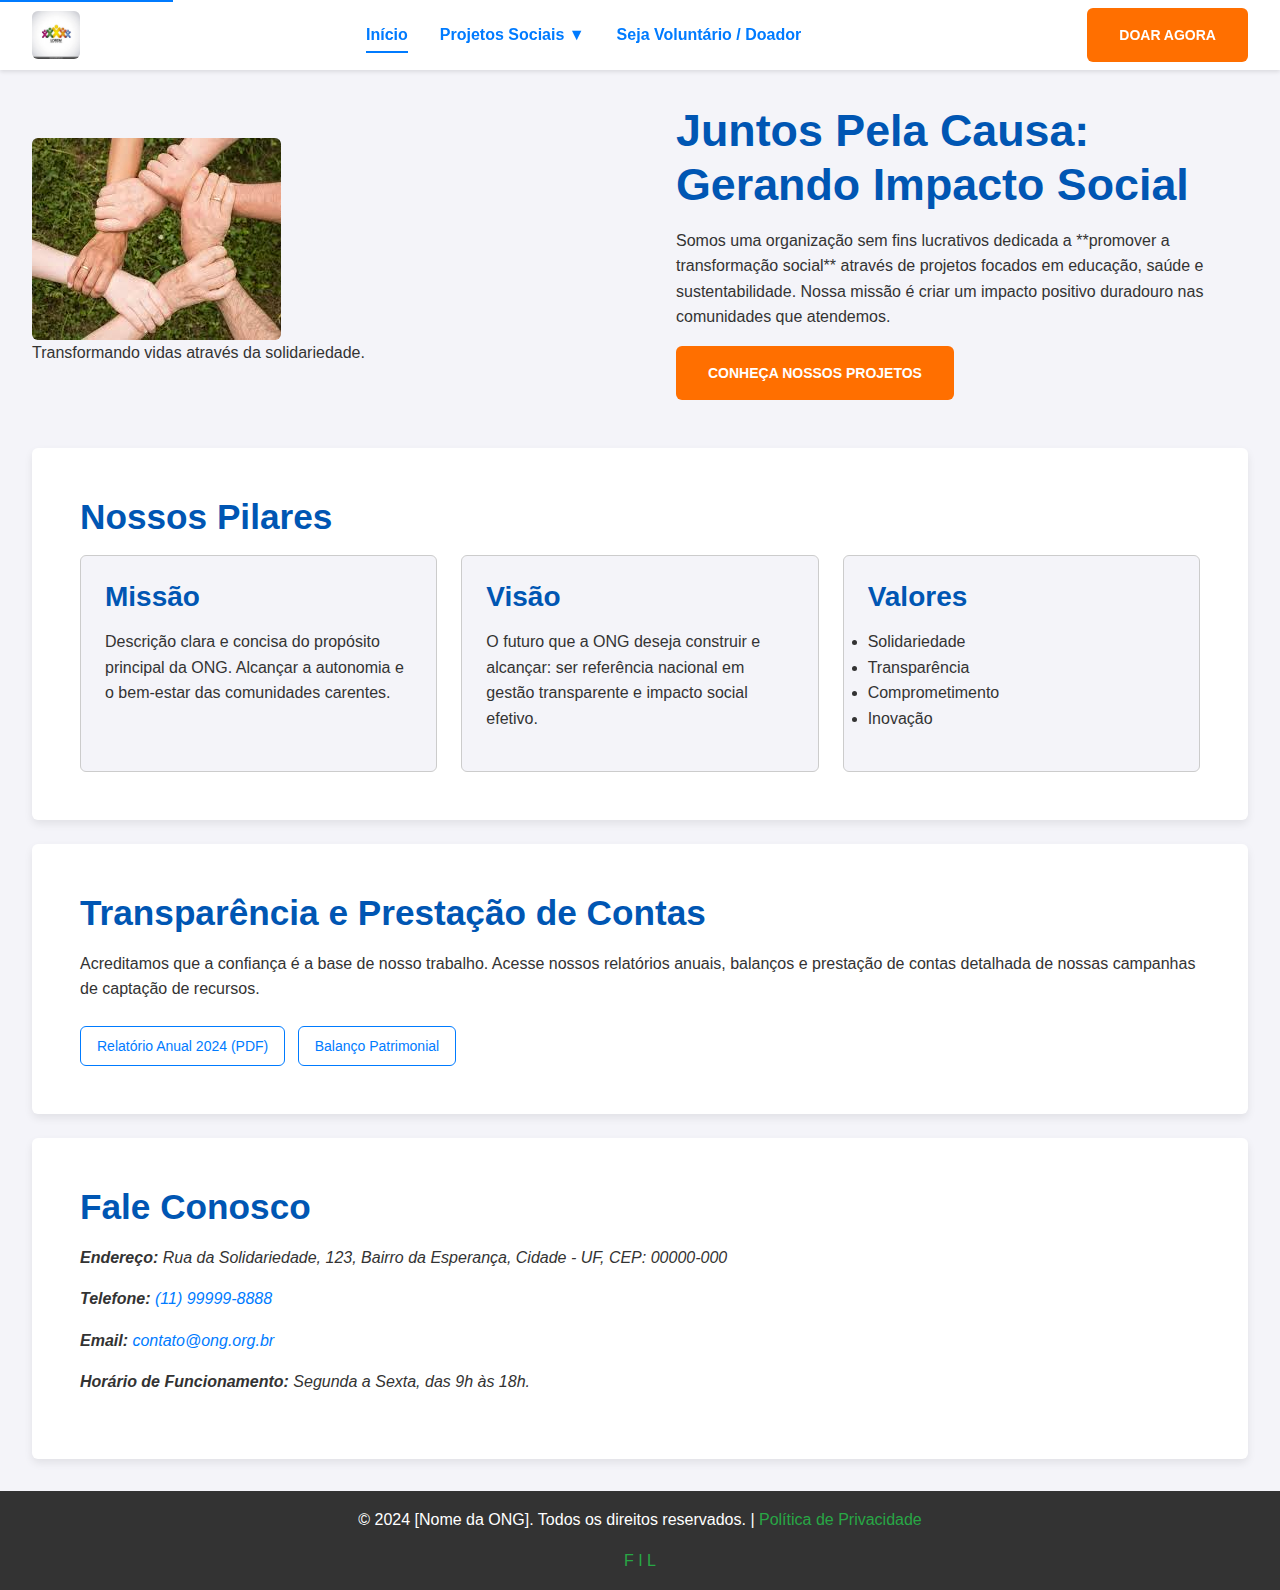
<file: index.html>
<!DOCTYPE html>
<html lang="pt-BR">
<head>
    <meta charset="UTF-8">
    <meta name="viewport" content="width=device-width, initial-scale=1.0">
    <meta name="description" content="Conheça a nossa ONG: missão, visão, valores e projetos sociais. Ajude a transformar vidas!">
    <meta name="keywords" content="ONG, doação, voluntariado, projetos sociais, impacto social">
    <title>Início - [Nome da ONG] | Juntos Pela Causa</title>
    <link rel="stylesheet" href="css/style.css"> <link rel="icon" href="img/ong-logo.png"> 
</head>
<body>
    <a href="#conteudo-principal" class="skip-link">Pular para o conteúdo</a>

    <header>
        <div class="logo">
            <img src="img/ong-logo.png" alt="Logotipo da ONG - Juntos Pela Causa">
        </div>
        
        <button class="menu-toggle" aria-controls="navegacao-principal" aria-expanded="false" aria-label="Abrir Menu">☰</button>
        
        <nav aria-label="Navegação Principal" id="navegacao-principal">
            <ul>
                <li><a href="index.html" aria-current="page">Início</a></li>
                <li class="dropdown">
                    <a href="projetos.html" role="button" aria-expanded="false">Projetos Sociais ▼</a>
                    <ul class="dropdown-content">
                        <li><a href="projetos.html#raizes">Raízes do Futuro</a></li>
                        <li><a href="projetos.html#conexao">Conexão Digital</a></li>
                    </ul>
                </li>
                <li><a href="cadastro.html">Seja Voluntário / Doador</a></li>
            </ul>
        </nav>
        <a href="cadastro.html" class="cta-button cta-header">Doar Agora</a> 
    </header>

    <main id="conteudo-principal">
        <section id="hero" class="hero-section">
            <figure>
                <img src="img/hero.jpg.jpg" alt="Mãos de pessoas unidas, simbolizando união e força comunitária.">
                <figcaption>Transformando vidas através da solidariedade.</figcaption>
            </figure>
            <div>
                <h1>Juntos Pela Causa: Gerando Impacto Social</h1>
                <p>Somos uma organização sem fins lucrativos dedicada a **promover a transformação social** através de projetos focados em educação, saúde e sustentabilidade. Nossa missão é criar um impacto positivo duradouro nas comunidades que atendemos.</p>
                <a href="projetos.html" class="cta-button">Conheça Nossos Projetos</a>
            </div>
        </section>

        <section class="valores">
            <h2>Nossos Pilares</h2>
            <div class="destaques">
                <article>
                    <h3>Missão</h3>
                    <p>Descrição clara e concisa do propósito principal da ONG. Alcançar a autonomia e o bem-estar das comunidades carentes.</p>
                </article>
                <article>
                    <h3>Visão</h3>
                    <p>O futuro que a ONG deseja construir e alcançar: ser referência nacional em gestão transparente e impacto social efetivo.</p>
                </article>
                <article>
                    <h3>Valores</h3>
                    <ul>
                        <li>Solidariedade</li>
                        <li>Transparência</li>
                        <li>Comprometimento</li>
                        <li>Inovação</li>
                    </ul>
                </article>
            </div>
        </section>

        <section id="transparencia">
            <h2>Transparência e Prestação de Contas</h2>
            <p>Acreditamos que a confiança é a base de nosso trabalho. Acesse nossos relatórios anuais, balanços e prestação de contas detalhada de nossas campanhas de captação de recursos.</p>
            <a href="#" class="document-link" target="_blank">Relatório Anual 2024 (PDF)</a>
            <a href="#" class="document-link" target="_blank">Balanço Patrimonial</a>
        </section>

        <section id="contato">
            <h2>Fale Conosco</h2>
            <address>
                <p><strong>Endereço:</strong> Rua da Solidariedade, 123, Bairro da Esperança, Cidade - UF, CEP: 00000-000</p>
                <p><strong>Telefone:</strong> <a href="tel:+5511999998888">(11) 99999-8888</a></p>
                <p><strong>Email:</strong> <a href="mailto:contato@ong.org.br">contato@ong.org.br</a></p>
                <p><strong>Horário de Funcionamento:</strong> Segunda a Sexta, das 9h às 18h.</p>
            </address>
        </section>
    </main>

    <footer>
        <p>&copy; 2024 [Nome da ONG]. Todos os direitos reservados. | <a href="#">Política de Privacidade</a></p>
        <div class="social-links">
            <a href="#" aria-label="Facebook">F</a>
            <a href="#" aria-label="Instagram">I</a>
            <a href="#" aria-label="LinkedIn">L</a>
        </div>
    </footer>
    <script src="js/script.js"></script>
</body>
</html>
</file>
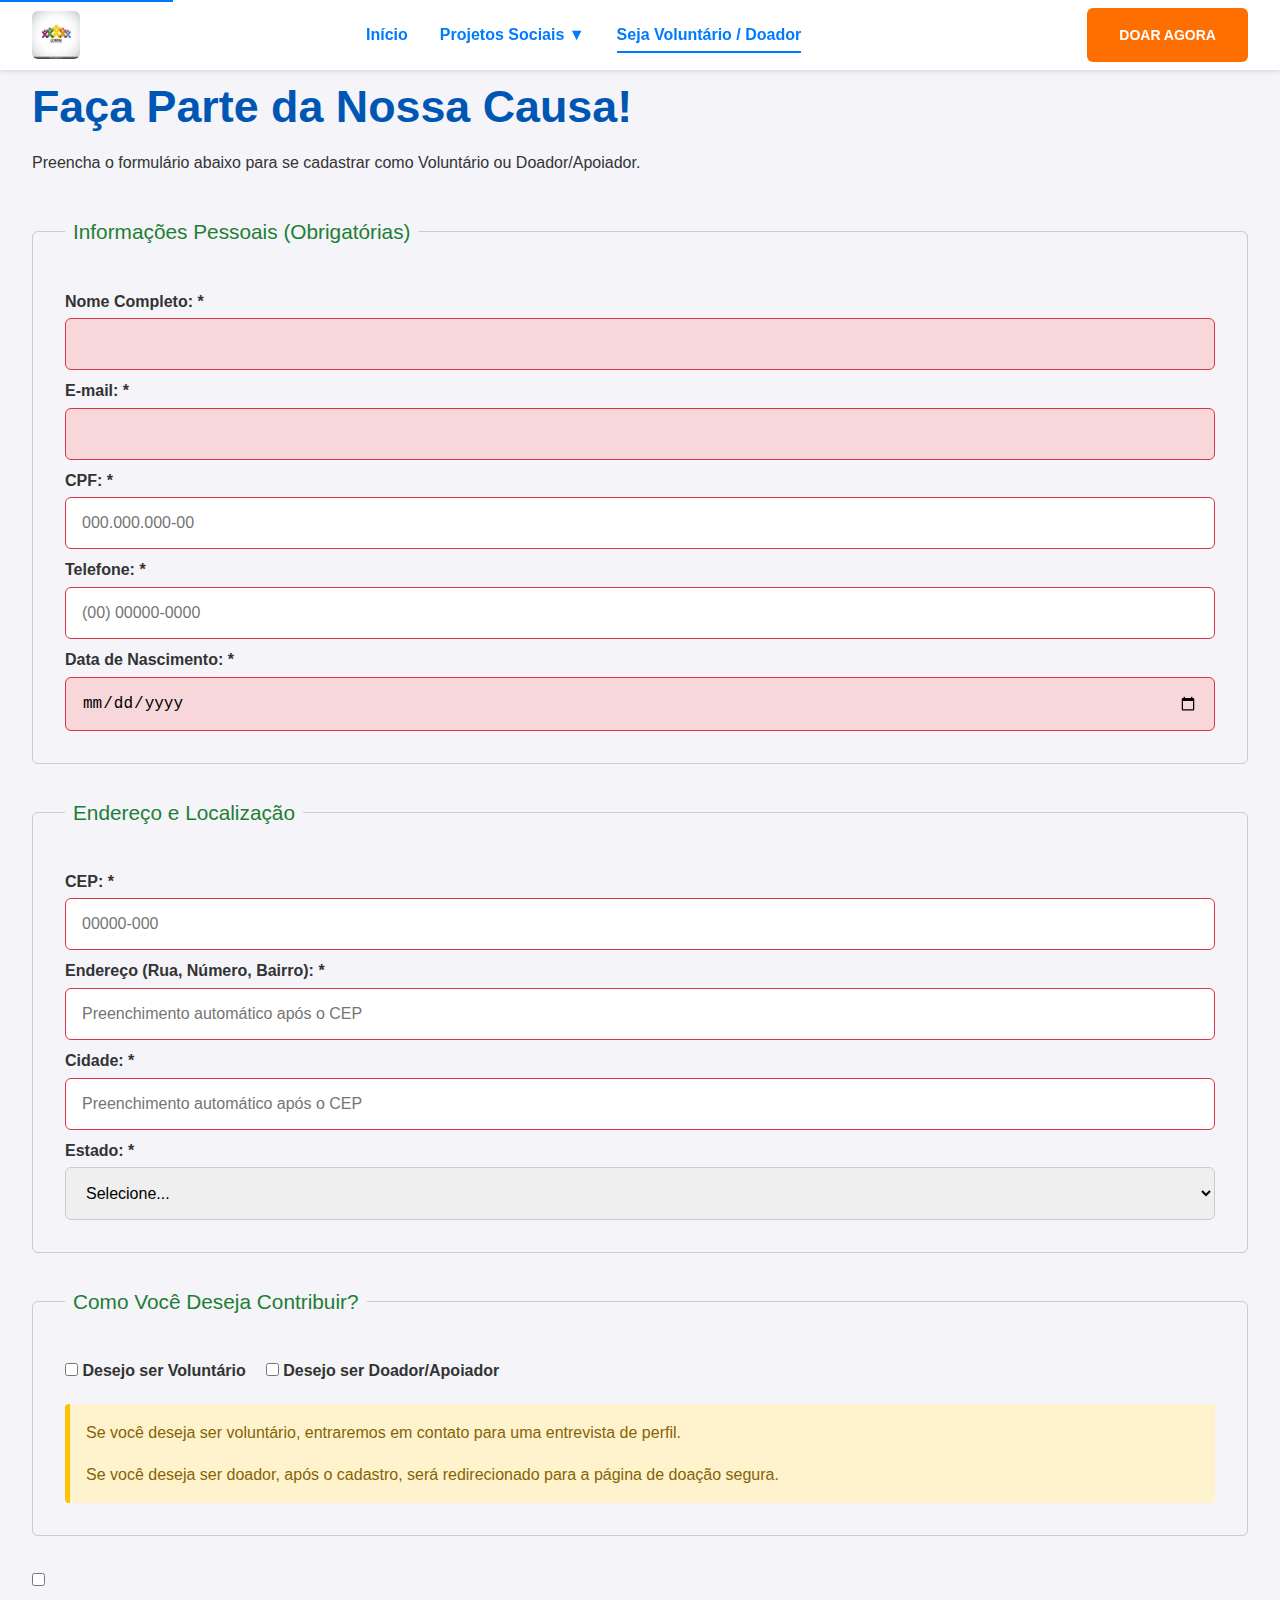
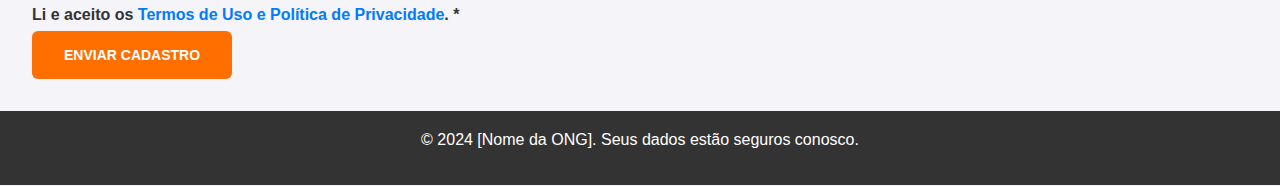
<file: cadastro.html>
<!DOCTYPE html>
<html lang="pt-BR">
<head>
    <meta charset="UTF-8">
    <meta name="viewport" content="width=device-width, initial-scale=1.0">
    <meta name="description" content="Página de cadastro para Voluntários e Doadores. Preencha o formulário para fazer parte da nossa rede de apoio.">
    <title>Cadastro - Seja Voluntário ou Doador | [Nome da ONG]</title>
    <link rel="stylesheet" href="css/style.css">
</head>
<body>
    <a href="#conteudo-principal" class="skip-link">Pular para o conteúdo</a>

    <header>
        <div class="logo">
            <img src="img/ong-logo.png" alt="Logotipo da ONG - Juntos Pela Causa">
        </div>
        
        <button class="menu-toggle" aria-controls="navegacao-principal" aria-expanded="false" aria-label="Abrir Menu">☰</button>
        
        <nav aria-label="Navegação Principal" id="navegacao-principal">
            <ul>
                <li><a href="index.html">Início</a></li>
                <li class="dropdown">
                    <a href="projetos.html" role="button" aria-expanded="false">Projetos Sociais ▼</a>
                    <ul class="dropdown-content">
                        <li><a href="projetos.html#raizes">Raízes do Futuro</a></li>
                        <li><a href="projetos.html#conexao">Conexão Digital</a></li>
                    </ul>
                </li>
                <li><a href="cadastro.html" aria-current="page">Seja Voluntário / Doador</a></li>
            </ul>
        </nav>
        <a href="cadastro.html" class="cta-button cta-header">Doar Agora</a>
    </header>

    <main id="conteudo-principal">
        <hgroup style="grid-column: 1 / -1;">
            <h1>Faça Parte da Nossa Causa!</h1>
            <p>Preencha o formulário abaixo para se cadastrar como Voluntário ou Doador/Apoiador.</p>
        </hgroup>
        
        <form id="cadastroForm" action="#" method="post" style="grid-column: 1 / -1;">
            <fieldset>
                <legend>Informações Pessoais (Obrigatórias)</legend>
                
                <label for="nome_completo">Nome Completo: *</label>
                <input type="text" id="nome_completo" name="nome_completo" 
                       required minlength="5" maxlength="100" 
                       title="Por favor, insira seu nome completo.">
                
                <label for="email">E-mail: *</label>
                <input type="email" id="email" name="email" 
                       required title="Insira um e-mail válido.">
                
                <label for="cpf">CPF: *</label>
                <input type="text" id="cpf" name="cpf" 
                       required pattern="\d{3}\.\d{3}\.\d{3}-\d{2}" 
                       title="Formato de CPF: 000.000.000-00" placeholder="000.000.000-00">
                
                <label for="telefone">Telefone: *</label>
                <input type="tel" id="telefone" name="telefone" 
                       required pattern="\(\d{2}\) \d{4,5}-\d{4}" 
                       title="Formato de Telefone: (00) 00000-0000 ou (00) 0000-0000" placeholder="(00) 00000-0000">

                <label for="data_nascimento">Data de Nascimento: *</label>
                <input type="date" id="data_nascimento" name="data_nascimento" required>
            </fieldset>

            <fieldset>
                <legend>Endereço e Localização</legend>

                <label for="cep">CEP: *</label>
                <input type="text" id="cep" name="cep" 
                       required pattern="\d{5}-\d{3}" 
                       title="Formato de CEP: 00000-000" placeholder="00000-000">
                
                <label for="endereco">Endereço (Rua, Número, Bairro): *</label>
                <input type="text" id="endereco" name="endereco" required placeholder="Preenchimento automático após o CEP">
                
                <label for="cidade">Cidade: *</label>
                <input type="text" id="cidade" name="cidade" required placeholder="Preenchimento automático após o CEP">
                
                <label for="estado">Estado: *</label>
                <select id="estado" name="estado" required>
                    <option value="">Selecione...</option>
                    <option value="AC">Acre</option>
                    <option value="AL">Alagoas</option>
                    <option value="AP">Amapá</option>
                    <option value="AM">Amazonas</option>
                    <option value="BA">Bahia</option>
                    <option value="CE">Ceará</option>
                    <option value="DF">Distrito Federal</option>
                    <option value="ES">Espírito Santo</option>
                    <option value="GO">Goiás</option>
                    <option value="MA">Maranhão</option>
                    <option value="MT">Mato Grosso</option>
                    <option value="MS">Mato Grosso do Sul</option>
                    <option value="MG">Minas Gerais</option>
                    <option value="PA">Pará</option>
                    <option value="PB">Paraíba</option>
                    <option value="PR">Paraná</option>
                    <option value="PE">Pernambuco</option>
                    <option value="PI">Piauí</option>
                    <option value="RJ">Rio de Janeiro</option>
                    <option value="RN">Rio Grande do Norte</option>
                    <option value="RS">Rio Grande do Sul</option>
                    <option value="RO">Rondônia</option>
                    <option value="RR">Roraima</option>
                    <option value="SC">Santa Catarina</option>
                    <option value="SP">São Paulo</option>
                    <option value="SE">Sergipe</option>
                    <option value="TO">Tocantins</option>
                </select>
            </fieldset>

            <fieldset class="agrupamento-funcionalidade">
                <legend>Como Você Deseja Contribuir?</legend>
                
                <div style="grid-column: 1 / -1; display: flex; gap: 20px;">
                    <label>
                        <input type="checkbox" id="voluntario" name="interesse" value="voluntario"> Desejo ser Voluntário
                    </label>
                    
                    <label>
                        <input type="checkbox" id="doador" name="interesse" value="doador"> Desejo ser Doador/Apoiador
                    </label>
                </div>

                <div role="alert" id="alerta-ajuda" class="alert-warning">
                    <p>Se você deseja ser voluntário, entraremos em contato para uma entrevista de perfil.</p>
                    <p>Se você deseja ser doador, após o cadastro, será redirecionado para a página de doação segura.</p>
                </div>
            </fieldset>

            <div class="termos">
                <input type="checkbox" id="aceite_termos" name="aceite_termos" required>
                <label for="aceite_termos">Li e aceito os <a href="#" target="_blank">Termos de Uso e Política de Privacidade</a>. *</label>
            </div>

            <button type="submit" class="cta-button">Enviar Cadastro</button>
        </form>
    </main>

    <footer>
        <p>&copy; 2024 [Nome da ONG]. Seus dados estão seguros conosco.</p>
    </footer>
    <script src="js/script.js"></script>
</body>
</html>
</file>
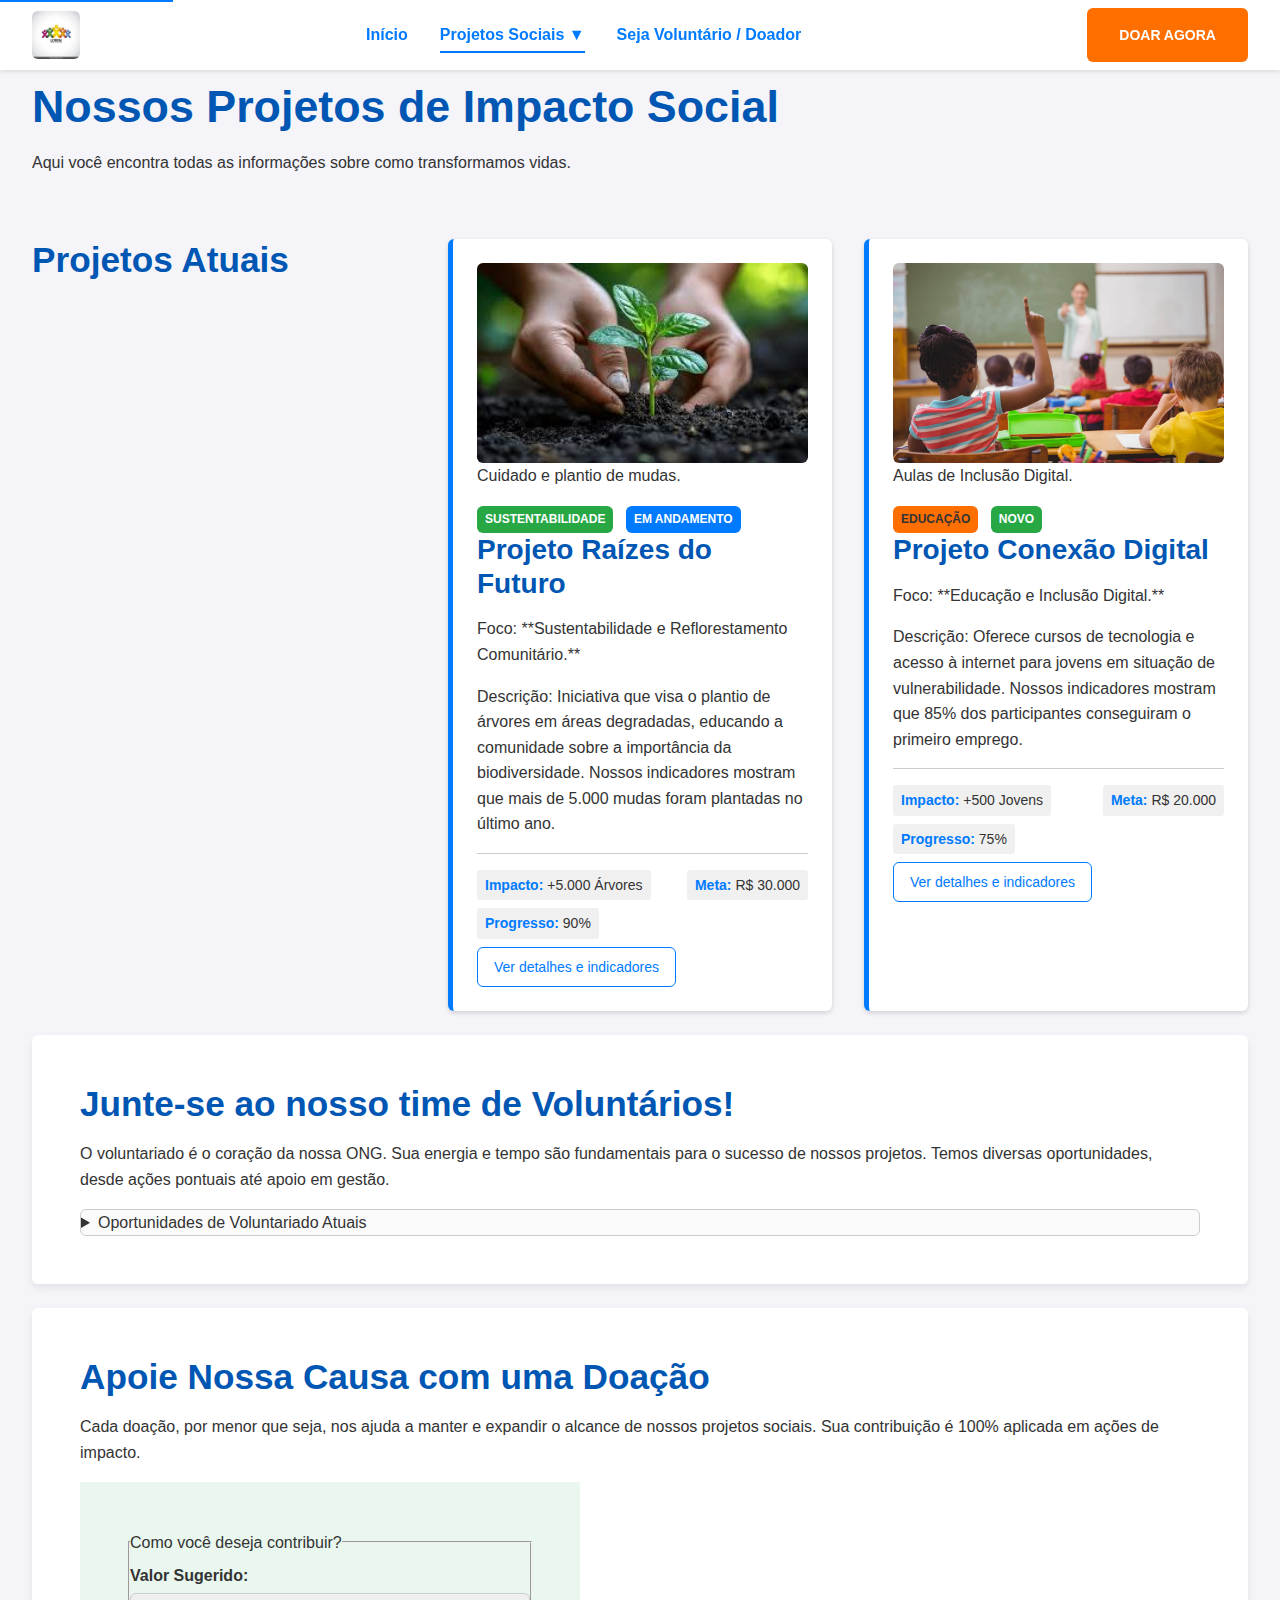
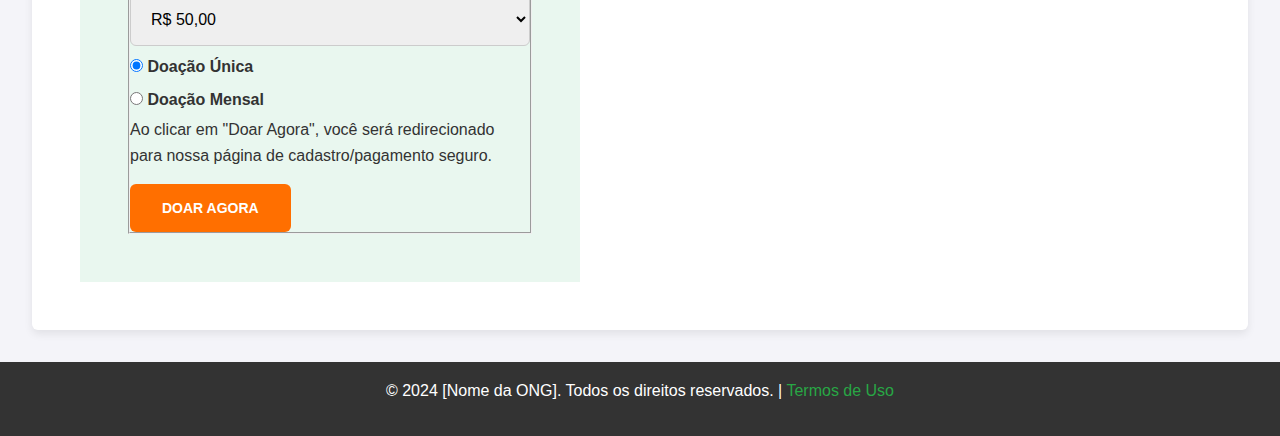
<file: projetos.html>
<!DOCTYPE html>
<html lang="pt-BR">
<head>
    <meta charset="UTF-8">
    <meta name="viewport" content="width=device-width, initial-scale=1.0">
    <meta name="description" content="Conheça nossos projetos sociais, descubra como ser voluntário e faça uma doação online para apoiar nossa causa.">
    <title>Projetos, Voluntariado e Doação - [Nome da ONG]</title>
    <link rel="stylesheet" href="css/style.css">
</head>
<body>
    <a href="#conteudo-principal" class="skip-link">Pular para o conteúdo</a>
    
    <header>
        <div class="logo">
            <img src="img/ong-logo.png" alt="Logotipo da ONG - Juntos Pela Causa">
        </div>
        
        <button class="menu-toggle" aria-controls="navegacao-principal" aria-expanded="false" aria-label="Abrir Menu">☰</button>
        
        <nav aria-label="Navegação Principal" id="navegacao-principal">
            <ul>
                <li><a href="index.html">Início</a></li>
                 <li class="dropdown">
                    <a href="projetos.html" aria-current="page" role="button" aria-expanded="false">Projetos Sociais ▼</a>
                    <ul class="dropdown-content">
                        <li><a href="projetos.html#raizes">Raízes do Futuro</a></li>
                        <li><a href="projetos.html#conexao">Conexão Digital</a></li>
                    </ul>
                </li>
                <li><a href="cadastro.html">Seja Voluntário / Doador</a></li>
            </ul>
        </nav>
        <a href="cadastro.html" class="cta-button cta-header">Doar Agora</a>
    </header>

    <main id="conteudo-principal">
        <hgroup style="grid-column: 1 / -1;">
            <h1>Nossos Projetos de Impacto Social</h1>
            <p>Aqui você encontra todas as informações sobre como transformamos vidas.</p>
        </hgroup>

        <section id="projetos-em-destaque">
            <h2>Projetos Atuais</h2>
            <article class="projeto" id="raizes">
                <figure>
                    <img src="img/projeto1.jpg" alt="Mãos plantando uma muda verde no solo, simbolizando sustentabilidade.">
                    <figcaption>Cuidado e plantio de mudas.</figcaption>
                </figure>
                <span class="badge badge-secundaria">Sustentabilidade</span>
                <span class="badge badge-primaria">Em Andamento</span>
                <h3>Projeto Raízes do Futuro</h3>
                <p>Foco: **Sustentabilidade e Reflorestamento Comunitário.**</p>
                <p>Descrição: Iniciativa que visa o plantio de árvores em áreas degradadas, educando a comunidade sobre a importância da biodiversidade. Nossos indicadores mostram que mais de 5.000 mudas foram plantadas no último ano.</p>
                <div class="indicadores">
                    <span><strong>Impacto:</strong> +5.000 Árvores</span>
                    <span><strong>Meta:</strong> R$ 30.000</span>
                    <span><strong>Progresso:</strong> 90%</span>
                </div>
                <a href="#" class="details-link">Ver detalhes e indicadores</a>
            </article>

            <article class="projeto" id="conexao">
                <figure>
                    <img src="img/projeto-educacao.jpg" alt="Foto de crianças estudando em uma sala de aula.">
                    <figcaption>Aulas de Inclusão Digital.</figcaption>
                </figure>
                <span class="badge badge-alerta">Educação</span>
                <span class="badge badge-secundaria">Novo</span>
                <h3>Projeto Conexão Digital</h3>
                <p>Foco: **Educação e Inclusão Digital.**</p>
                <p>Descrição: Oferece cursos de tecnologia e acesso à internet para jovens em situação de vulnerabilidade. Nossos indicadores mostram que 85% dos participantes conseguiram o primeiro emprego.</p>
                <div class="indicadores">
                    <span><strong>Impacto:</strong> +500 Jovens</span>
                    <span><strong>Meta:</strong> R$ 20.000</span>
                    <span><strong>Progresso:</strong> 75%</span>
                </div>
                <a href="#" class="details-link">Ver detalhes e indicadores</a>
            </article>
        </section>

        <section id="voluntariado">
            <h2>Junte-se ao nosso time de Voluntários!</h2>
            <p>O voluntariado é o coração da nossa ONG. Sua energia e tempo são fundamentais para o sucesso de nossos projetos. Temos diversas oportunidades, desde ações pontuais até apoio em gestão.</p>
            
            <details>
                <summary>Oportunidades de Voluntariado Atuais</summary>
                <ul>
                    <li>Tutor(a) em Matemática (Online)</li>
                    <li>Auxiliar de Eventos (Presencial)</li>
                    <li>Designer Gráfico (Remoto)</li>
                </ul>
                <p>Interessado? <a href="cadastro.html" class="cta-link">Faça seu Cadastro como Voluntário</a>.</p>
            </details>
        </section>

        <section id="doacao">
            <h2>Apoie Nossa Causa com uma Doação</h2>
            <p>Cada doação, por menor que seja, nos ajuda a manter e expandir o alcance de nossos projetos sociais. Sua contribuição é 100% aplicada em ações de impacto.</p>
            <form action="cadastro.html" method="get">
                <fieldset>
                    <legend>Como você deseja contribuir?</legend>
                    <label for="valor-doacao">Valor Sugerido:</label>
                    <select id="valor-doacao" name="valor-sugerido">
                        <option value="50">R$ 50,00</option>
                        <option value="100">R$ 100,00</option>
                        <option value="outros">Outro Valor</option>
                    </select>
                    <label>
                        <input type="radio" name="tipo-doacao" value="unica" checked> Doação Única
                    </label>
                    <label>
                        <input type="radio" name="tipo-doacao" value="mensal"> Doação Mensal
                    </label>
                    <p class="small-text">Ao clicar em "Doar Agora", você será redirecionado para nossa página de cadastro/pagamento seguro.</p>
                    <button type="submit" class="cta-button">Doar Agora</button>
                </fieldset>
            </form>
        </section>
    </main>

    <footer>
        <p>&copy; 2024 [Nome da ONG]. Todos os direitos reservados. | <a href="#">Termos de Uso</a></p>
    </footer>
    <script src="js/script.js"></script>
</body>
</html>
</file>
<file: css/style.css>
/*
 * Arquivo Principal do CSS.
 * Importa todos os módulos e o arquivo de responsividade.
 * Estrutura Modular CSS.
 */

/* * Módulos 
 * CORRIGIDO: Removida a referência 'modules/' (que estava incorreta).
 * O style.css agora busca os arquivos modulares na mesma pasta (a pasta 'css/').
 */
@import url('_reset.css');
@import url('_design-system.css');
@import url('_base.css');
@import url('_components.css');
@import url('_layout.css');
@import url('_navigation.css');
@import url('_pages.css');

/* Responsividade (Media Queries) */
@import url('_responsive.css');
</file>
